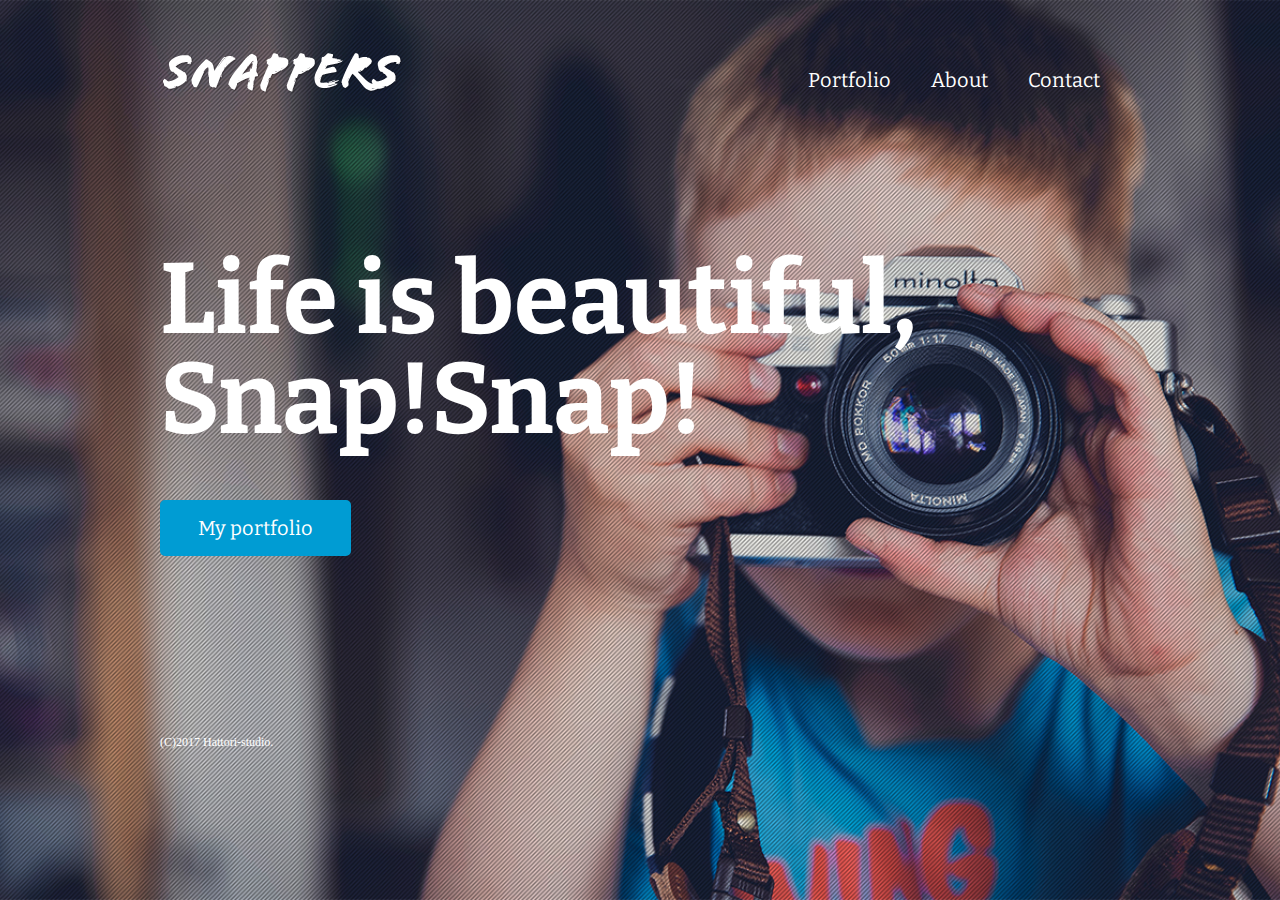
<file: index.html>
<!DOCTYPE html>
<html lang="ja">
  <head>
    <meta charset="utf-8">
    <title>風景写真家「SNAPPERS」Official Website</title>
    <link href="https://fonts.googleapis.com/css?family=Bitter" rel="stylesheet">
    <link rel="stylesheet" href="css/style.css">
  </head>
  <body id="index">
    <!-- headerの始まり-->
    <header>
      <div class="logo">


        <a href="index.html"><img src="images/logo.png" alt="SNAPPERS"></a>

      </div>
      <nav>
        <ul class="global-nav">
          <li><a href="portfolio.html">Portfolio</a></li>
          <li><a href="about.html">About</a></li>
          <li><a href="contact.html">Contact</a></li>

        </ul>
      </nav>
    </header>
    <!--　headerの終わり -->
    <!--wrapの始まり -->
    <div id="wrap">

      <div class="content">
        <h1>Life is beautiful, Snap!Snap!</h1>
          <p class="btn"><a href="portfolio.html">My portfolio</a></p>
      </div>

    </div>
    <!-- wrapの終わり-->
    <!-- footer>の始まり-->
    <footer>
        <small>(C)2017 Hattori-studio.</small>
    </footer>
    <!-- footerの終わり-->
  </body>
</html>
</file>
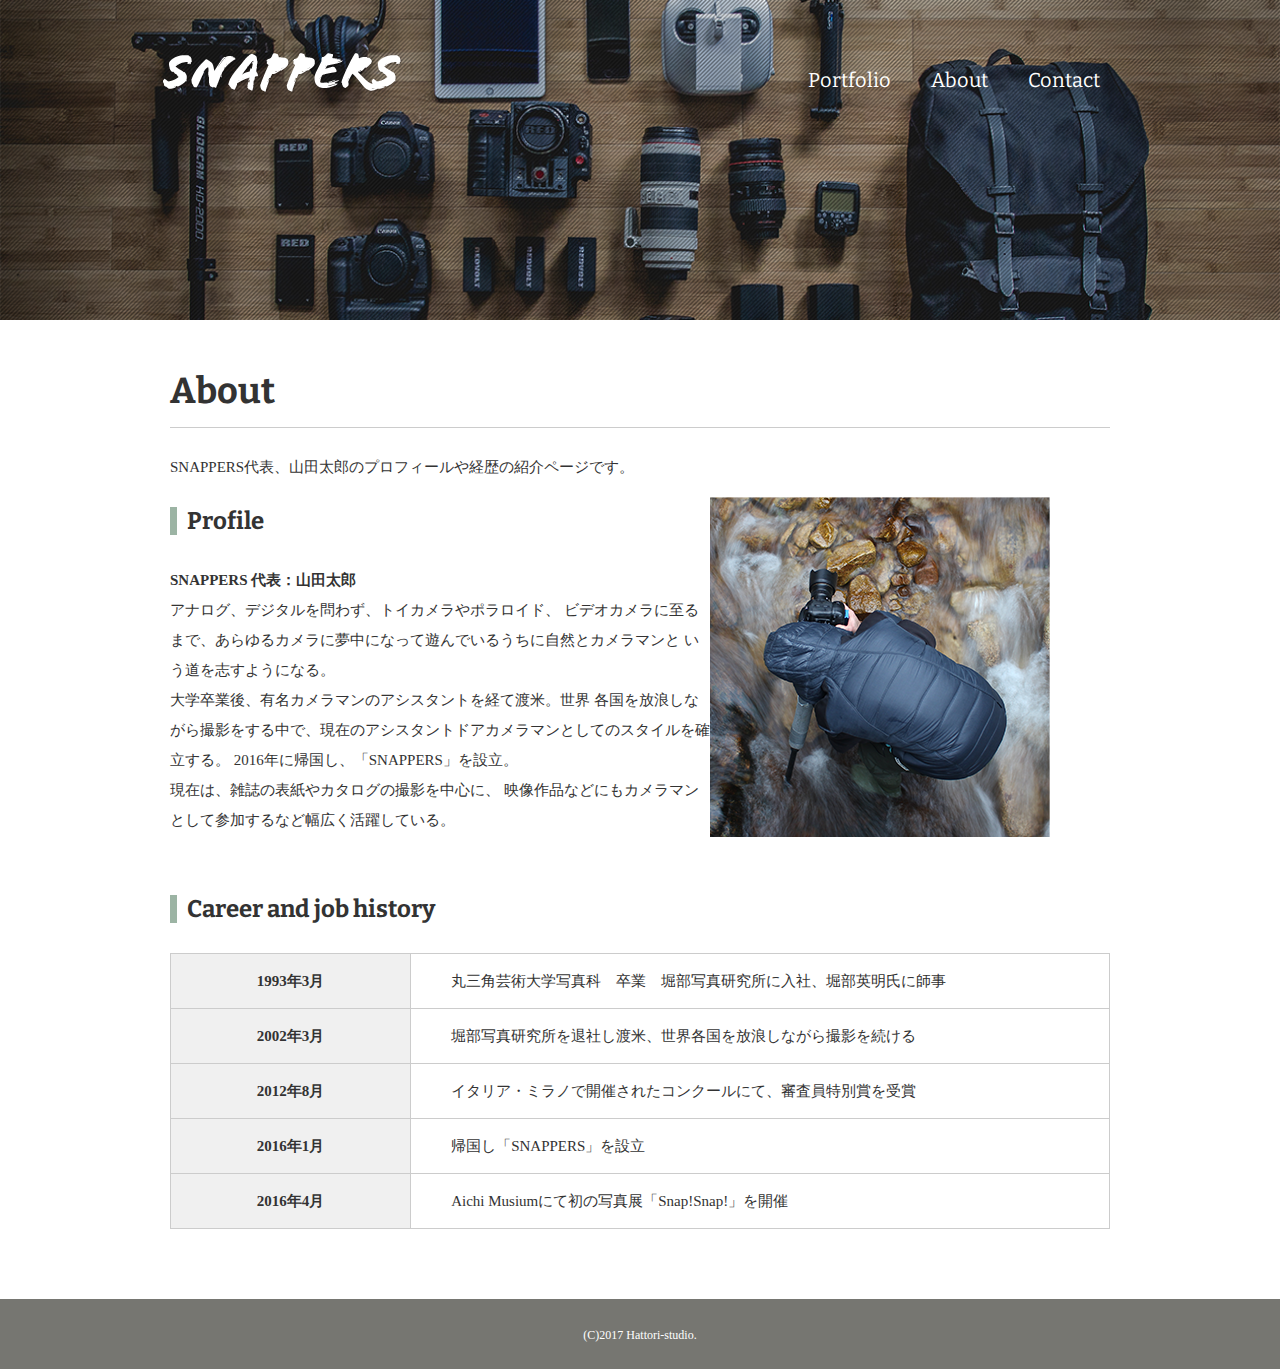
<file: about.html>
<!DOCTYPE html>
<html lang="ja">
  <head>
    <meta charset="utf-8">
    <title>About | 風景写真家「SNAPPERS」</title>
    <link href="https://fonts.googleapis.com/css?family=Bitter" rel="stylesheet">
    <link rel="stylesheet" href="css/style.css">
  </head>
  <body id="about">
    <!-- headerの始まり-->
    <header>
      <div class="logo">


        <a href="index.html"><img src="images/logo.png" alt="SNAPPERS"></a>

      </div>
      <nav>
        <ul class="global-nav">
          <li><a href="portfolio.html">Portfolio</a></li>
          <li><a href="about.html">About</a></li>
          <li><a href="contact.html">Contact</a></li>

        </ul>
      </nav>
    </header>
    <!--　headerの終わり -->
    <!--wrapの始まり -->
    <div id="wrap">

      <div class="content">

        <div class="main-center">
          <h1>About</h1>
          <p>SNAPPERS代表、山田太郎のプロフィールや経歴の紹介ページです。</p>
          <section class="profile clearfix">
            <div class="profile-txt">
              <h2 class="icon">Profile</h2>
              <p><span>SNAPPERS 代表：山田太郎</span><br>アナログ、デジタルを問わず、トイカメラやポラロイド、
              ビデオカメラに至るまで、あらゆるカメラに夢中になって遊んでいるうちに自然とカメラマンと
              いう道を志すようになる。<br>大学卒業後、有名カメラマンのアシスタントを経て渡米。世界
              各国を放浪しながら撮影をする中で、現在のアシスタントドアカメラマンとしてのスタイルを確立する。
              2016年に帰国し、「SNAPPERS」を設立。<br>現在は、雑誌の表紙やカタログの撮影を中心に、
              映像作品などにもカメラマンとして参加するなど幅広く活躍している。</p>

            </div>
            <img src="images/about-profile.png" alt="山田太郎プロフィール画像"　class="profile-image">
          </section>
          <section class="career">
            <h2 class="icon">Career and job history</h2>
            <table>
              <tr>
                <th>1993年3月</th>
                <td>丸三角芸術大学写真科　卒業　堀部写真研究所に入社、堀部英明氏に師事</td>
              </tr>
              <tr>
                <th>2002年3月</th>
                <td>堀部写真研究所を退社し渡米、世界各国を放浪しながら撮影を続ける</td>
              </tr>
              <tr>
                <th>2012年8月</th>
                <td>イタリア・ミラノで開催されたコンクールにて、審査員特別賞を受賞</td>
              </tr>
              <tr>
                <th>2016年1月</th>
                <td>帰国し「SNAPPERS」を設立</td>
              </tr>
              <tr>
                <th>2016年4月</th>
                <td>Aichi Musiumにて初の写真展「Snap!Snap!」を開催</td>
              </tr>
            </table>
          </section>

        </div>

      </div>

    </div>
    <!-- wrapの終わり-->
    <!-- footer>の始まり-->
    <footer>
        <small>(C)2017 Hattori-studio.</small>
    </footer>
    <!-- footerの終わり-->
  </body>
</html>
</file>
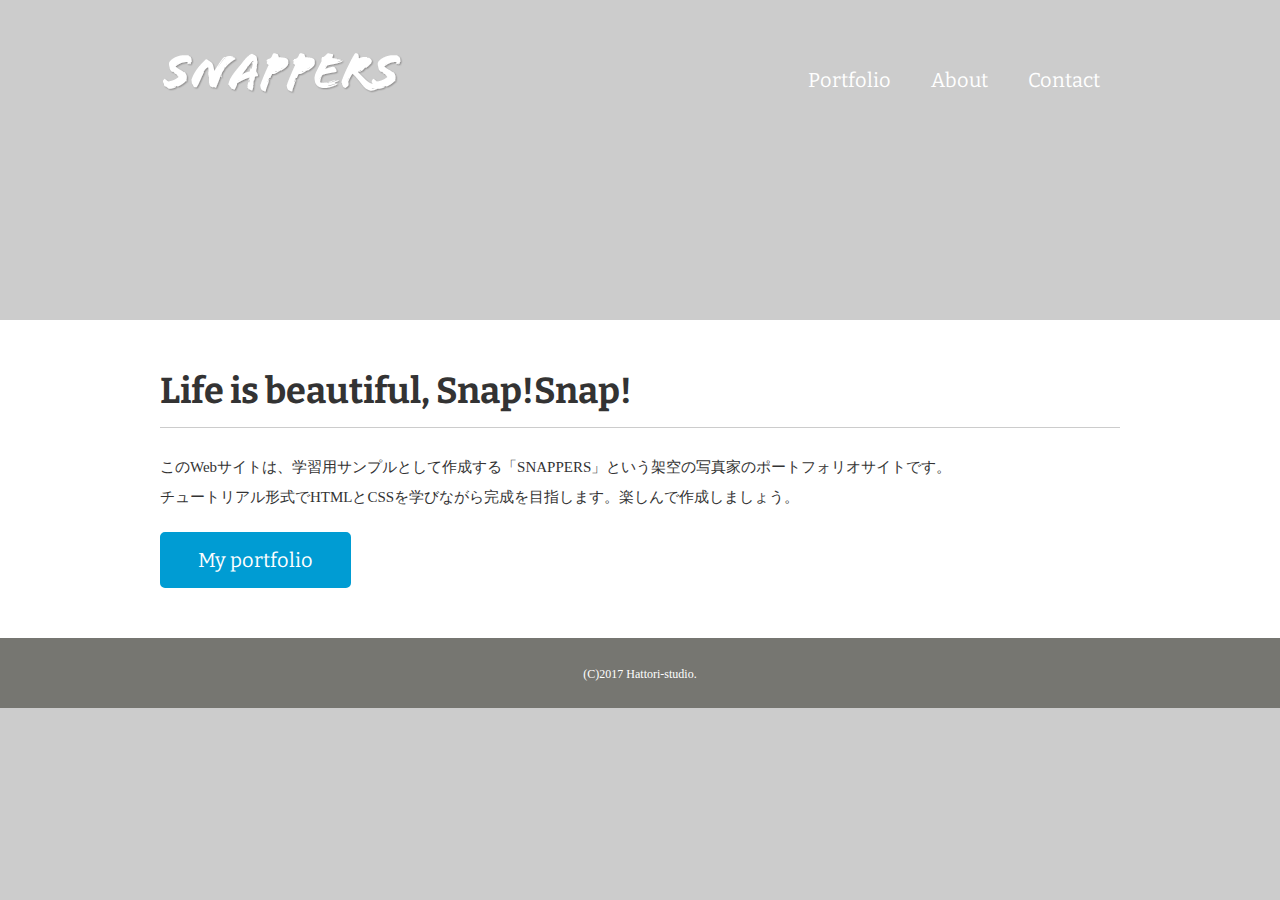
<file: common.html>
<!DOCTYPE html>
<html lang="ja">
  <head>
    <meta charset="utf-8">
    <title>風景写真家「SNAPPERS」Official Website</title>
    <link href="https://fonts.googleapis.com/css?family=Bitter" rel="stylesheet">
    <link rel="stylesheet" href="css/style.css">
  </head>
  <body>
    <!-- headerの始まり-->
    <header>
      <div class="logo">


        <a href="index.html"><img src="images/logo.png" alt="SNAPPERS"></a>

      </div>
      <nav>
        <ul class="global-nav">
          <li><a href="portfolio.html">Portfolio</a></li>
          <li><a href="about.html">About</a></li>
          <li><a href="contact.html">Contact</a></li>

        </ul>
      </nav>
    </header>
    <!--　headerの終わり -->
    <!--wrapの始まり -->
    <div id="wrap">

      <div class="content">
        <h1>Life is beautiful, Snap!Snap!</h1>
        <p>このWebサイトは、学習用サンプルとして作成する「SNAPPERS」という架空の写真家のポートフォリオサイトです。<br>
        チュートリアル形式でHTMLとCSSを学びながら完成を目指します。楽しんで作成しましょう。</p>
        <p class="btn"><a href="portfolio.html">My portfolio</a></p>
      </div>

    </div>
    <!-- wrapの終わり-->
    <!-- footer>の始まり-->
    <footer>
        <small>(C)2017 Hattori-studio.</small>
    </footer>
    <!-- footerの終わり-->
  </body>
</html>
</file>
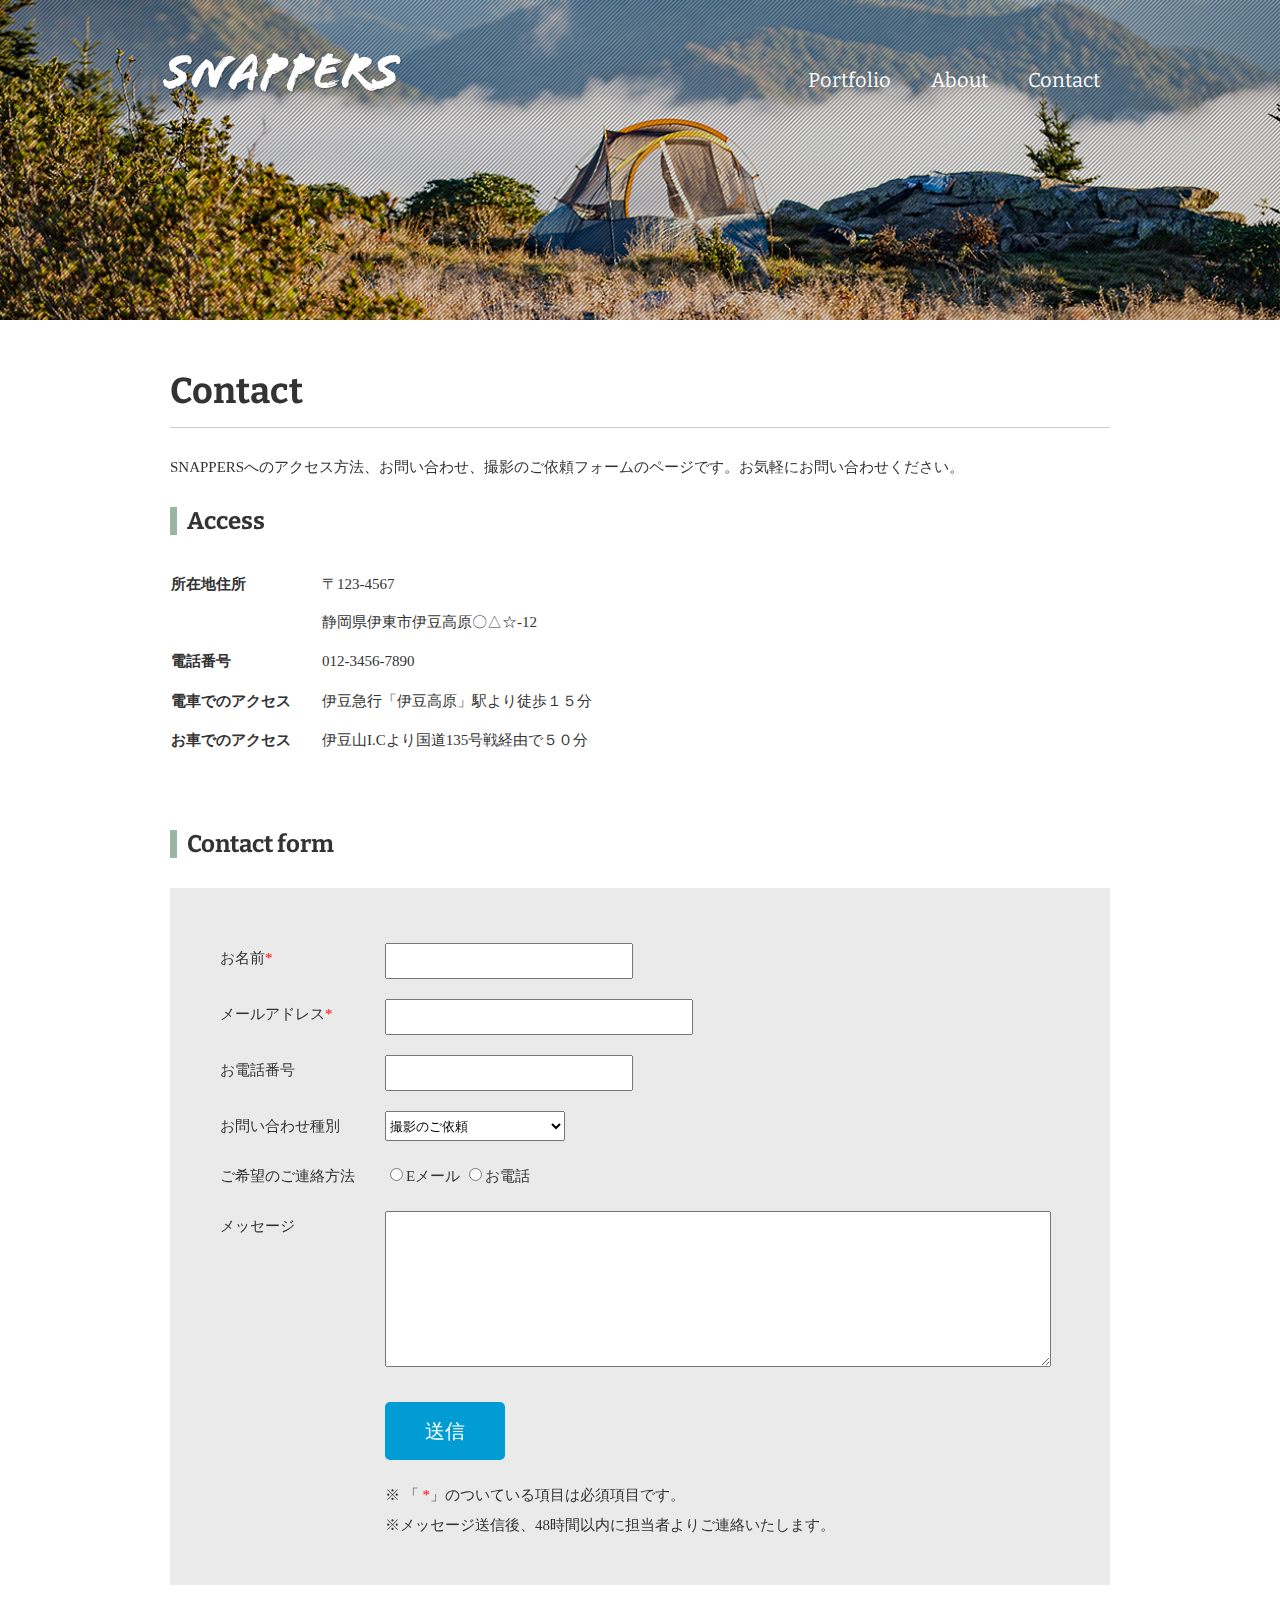
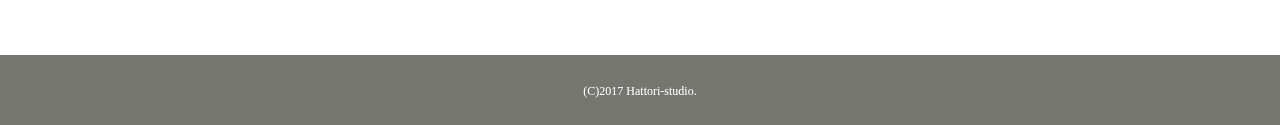
<file: contact.html>
<!DOCTYPE html>
<html lang="ja">
  <head>
    <meta charset="utf-8">
    <title>Contact | 風景写真家「SNAPPERS」</title>
    <link href="https://fonts.googleapis.com/css?family=Bitter" rel="stylesheet">
    <link rel="stylesheet" href="css/style.css">
  </head>
  <body id="contact">
    <!-- headerの始まり-->
    <header>
      <div class="logo">


        <a href="index.html"><img src="images/logo.png" alt="SNAPPERS"></a>

      </div>
      <nav>
        <ul class="global-nav">
          <li><a href="portfolio.html">Portfolio</a></li>
          <li><a href="about.html">About</a></li>
          <li><a href="contact.html">Contact</a></li>

        </ul>
      </nav>
    </header>
    <!--　headerの終わり -->
    <!--wrapの始まり -->
    <div id="wrap">

      <div class="content">
        <div class="main-center">
          <h1>Contact</h1>
          <p>SNAPPERSへのアクセス方法、お問い合わせ、撮影のご依頼フォームのページです。お気軽にお問い合わせください。</p>
          <section class="access clearfix">
            <h2 class="icon">Access</h2>
            <table>
              <tr>
                <th>所在地住所</th>
                <td>〒123-4567<br>静岡県伊東市伊豆高原〇△☆-12</td>
              </tr>
              <tr>
                <th>電話番号</th>
                <td>012-3456-7890</td>
              </tr>
              <tr>
                <th>電車でのアクセス</th>
                <td>伊豆急行「伊豆高原」駅より徒歩１５分</td>
              </tr>
              <tr>
                <th>お車でのアクセス</th>
                <td>伊豆山I.Cより国道135号戦経由で５０分</td>
              </tr>
            </table>
            <iframe src="https://www.google.com/maps/embed?pb=!1m18!1m12!1m3!1d32344.902492909234!2d139.09182305406063!3d34.889726324082645!2m3!1f0!2f0!3f0!3m2!1i1024!2i768!4f13.1!3m3!1m2!1s0x6019dc91e6c93e4f%3A0xae7aa327d6680a4!2z5LyK6LGG6auY5Y6f6aeF!5e0!3m2!1sja!2sjp!4v1547994547130" width="460" height="220" frameborder="0" style="border:0" allowfullscreen></iframe>

          </section>
          <section>
            <h2 class="icon">Contact form</h2>
            <div class="form">
              <form>
                <dl>
                  <dt><span class="required">お名前</span></dt>
                  <dd><input type="text" name="name" class="name" required></dd>
                  <dt><span class="required">メールアドレス</span></dt>
                  <dd><input type="email" name="email" class="email" required></dd>
                  <dt>お電話番号</dt>
                  <dd><input type="tel" name="tel" class="tel" required></dd>
                  <dt>お問い合わせ種別</dt>
                  <dd>
                    <select name="type" class="type">
                      <option value="撮影のご依頼">撮影のご依頼</option>
                      <option value="講演・各種メディア出演のご依頼">講演・各種メディア出演のご依頼</option>
                      <option　value="その他お問い合わせ">その他お問い合わせ</option>

                    </select>
                  </dd>
                  <dt>ご希望のご連絡方法</dt>
                  <dd>
                    <input type="radio" name="contact" value="Eメール">Eメール
                    <input type="radio"　name="contact" value="お電話">お電話
                  </dd>
                  <dt>メッセージ</dt>
                  <dd><textarea name="message" class="message"></textarea></dd>
                </dl>
                <button type="submit" class="btn">送信
                </button>

              </form>
              <div class="attention">
                <p>※ 「<span class="required">
                </span>」のついている項目は必須項目です。<br>
                ※メッセージ送信後、48時間以内に担当者よりご連絡いたします。
                </p>

              </div>
            </div>
          </section>
        </div>
      </div>

    </div>
    <!-- wrapの終わり-->
    <!-- footer>の始まり-->
    <footer>
        <small>(C)2017 Hattori-studio.</small>
    </footer>
    <!-- footerの終わり-->
  </body>
</html>
</file>
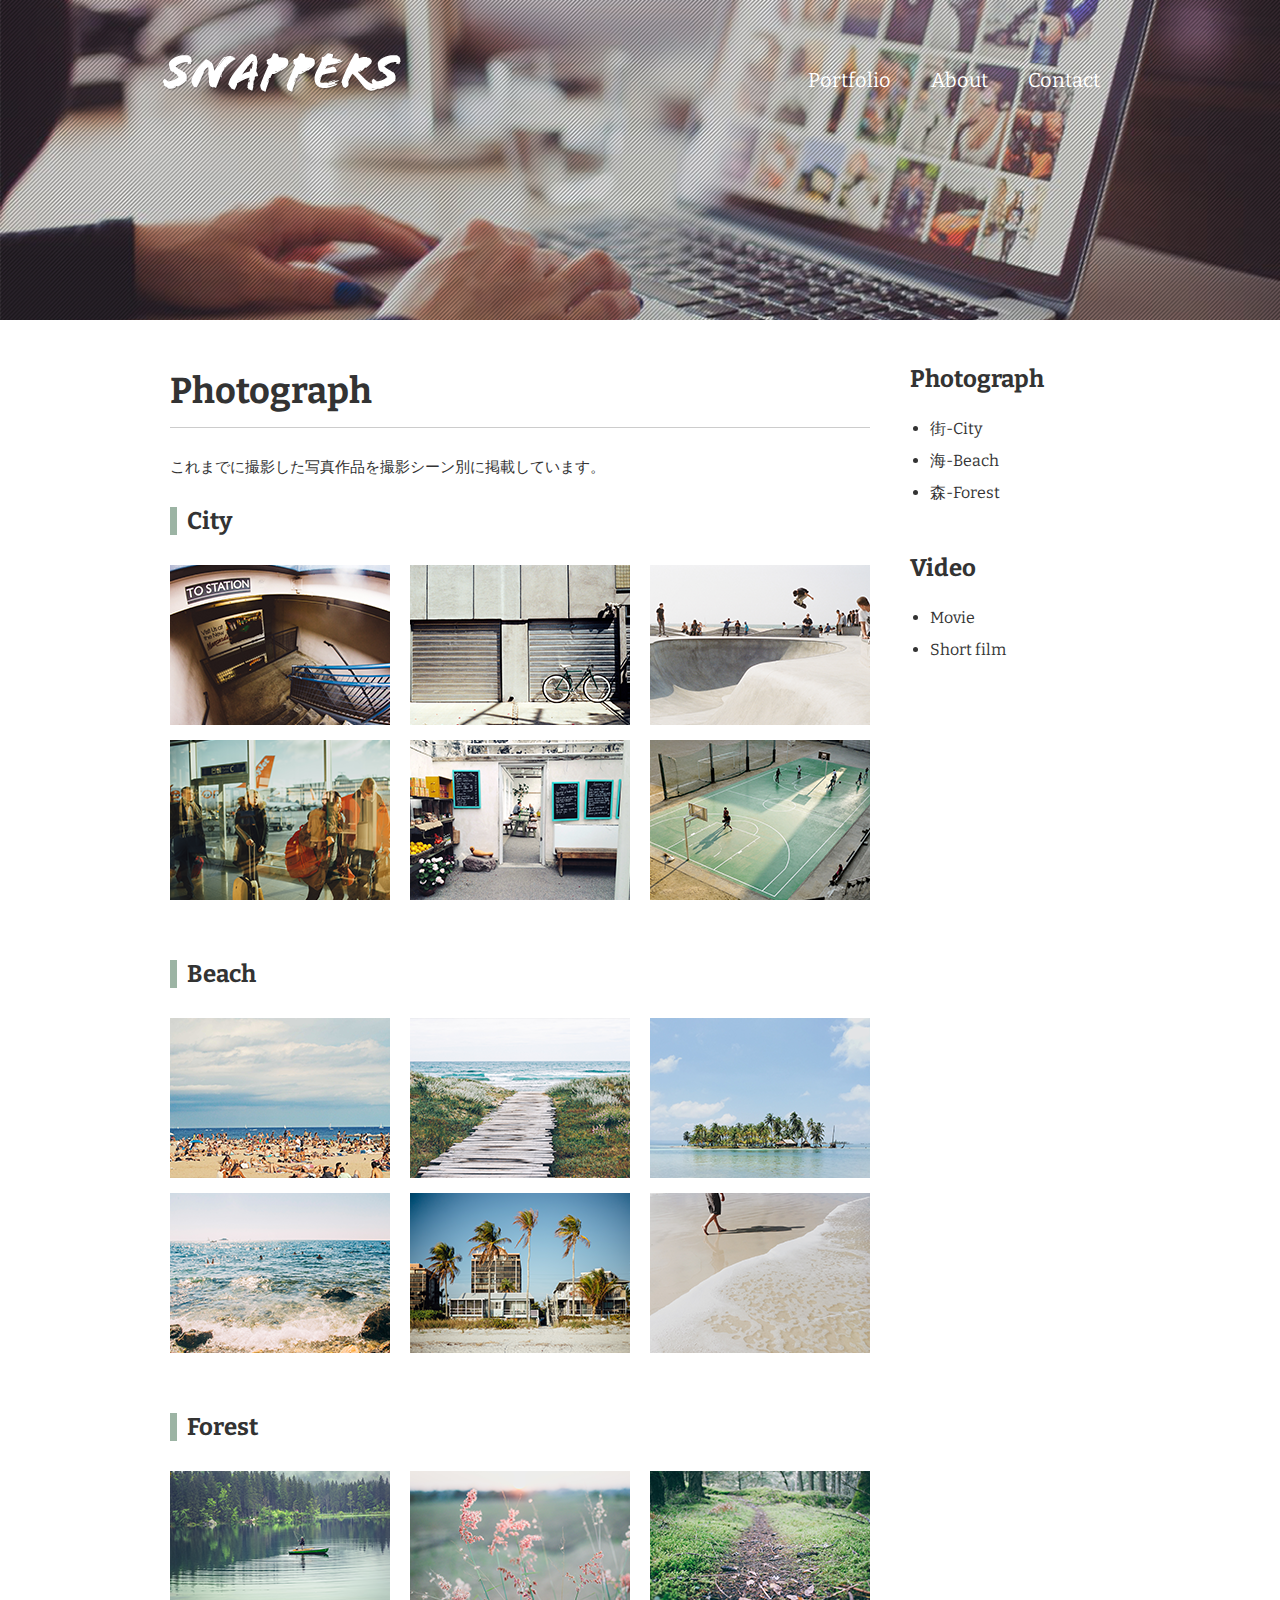
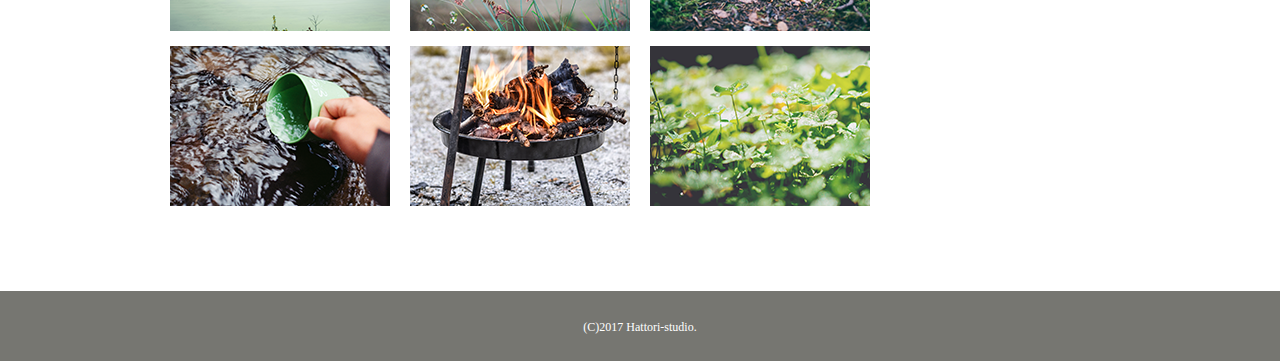
<file: photograph.html>
<!DOCTYPE html>
<html lang="ja">
  <head>
    <meta charset="utf-8">
    <title>Photograph | 風景写真家「SNAPPERS」</title>
    <link href="https://fonts.googleapis.com/css?family=Bitter" rel="stylesheet">
    <link rel="stylesheet" href="css/style.css">
  </head>
  <body id="photograph">
    <!-- headerの始まり-->
    <header>
      <div class="logo">


        <a href="index.html"><img src="images/logo.png" alt="SNAPPERS"></a>

      </div>
      <nav>
        <ul class="global-nav">
          <li><a href="portfolio.html">Portfolio</a></li>
          <li><a href="about.html">About</a></li>
          <li><a href="contact.html">Contact</a></li>

        </ul>
      </nav>
    </header>
    <!--　headerの終わり -->
    <!--wrapの始まり -->
    <div id="wrap" class="clearfix">

      <div class="content">
        <div class="main">
          <h1>Photograph</h1>
          <p>これまでに撮影した写真作品を撮影シーン別に掲載しています。</p>
          <section id="city">
            <h2 class="icon">City</h2>
            <ul class="clearfix photograph-list">
              <li><img src="images/photograph-city-01.png" alt="駅への階段"></li>
              <li><img src="images/photograph-city-02.png"　alt="自転車とシャッター"></li>
              <li><img src="images/photograph-city-03.png" alt="スケートパーク"></li>
              <li><img src="images/photograph-city-04.png" alt="エアポート"></li>
              <li><img src="images/photograph-city-05.png" alt="雑貨を扱う店舗"></li>
              <li><img src="images/photograph-city-06.png" alt="ストリートバスケ"></li>
            </ul>

          </section>

          <section id="beach">
            <h2 class="icon">Beach</h2>
            <ul class="clearfix photograph-list">
              <li><img src="images/photograph-beach-01.png" alt="海水浴場"></li>
              <li><img src="images/photograph-beach-02.png"　alt="ビーチへ続く道"></li>
              <li><img src="images/photograph-beach-03.png" alt="離れ小島"></li>
              <li><img src="images/photograph-beach-04.png" alt="岩場と波"></li>
              <li><img src="images/photograph-beach-05.png" alt="ヤシの木"></li>
              <li><img src="images/photograph-beach-06.png" alt="波打ち際"></li>
            </ul>

          </section>

          <section id="forest">
            <h2 class="icon">Forest</h2>
            <ul class="clearfix photograph-list">
              <li><img src="images/photograph-forest-01.png" alt="池と小舟"></li>
              <li><img src="images/photograph-forest-02.png"　alt="可憐な花"></li>
              <li><img src="images/photograph-forest-03.png" alt="森の小径"></li>
              <li><img src="images/photograph-forest-04.png" alt="清流をカップで掬う"></li>
              <li><img src="images/photograph-forest-05.png" alt="焚き火台"></li>
              <li><img src="images/photograph-forest-06.png" alt="新芽と若葉"></li>
            </ul>

          </section>

        </div>
        <aside class="sidebar">
          <section>
            <h2>Photograph</h2>
            <ul>
              <li><a href="photograph.html#city">街-City</a></li>
              <li><a href="photograph.html#beach">海-Beach</a></li>
              <li><a href="photograph.html#forest">森-Forest</a></li>
            </ul>
          </section>
          <section>
            <h2>Video</h2>
            <ul>
              <li><a href="video.html#movie">Movie</a></li>
              <li><a href="video.html#short-film">Short film</a></li>
            </ul>
          </section>
        </aside>
      </div>

    </div>
    <!-- wrapの終わり-->
    <!-- footer>の始まり-->
    <footer>
        <small>(C)2017 Hattori-studio.</small>
    </footer>
    <!-- footerの終わり-->
  </body>
</html>
</file>
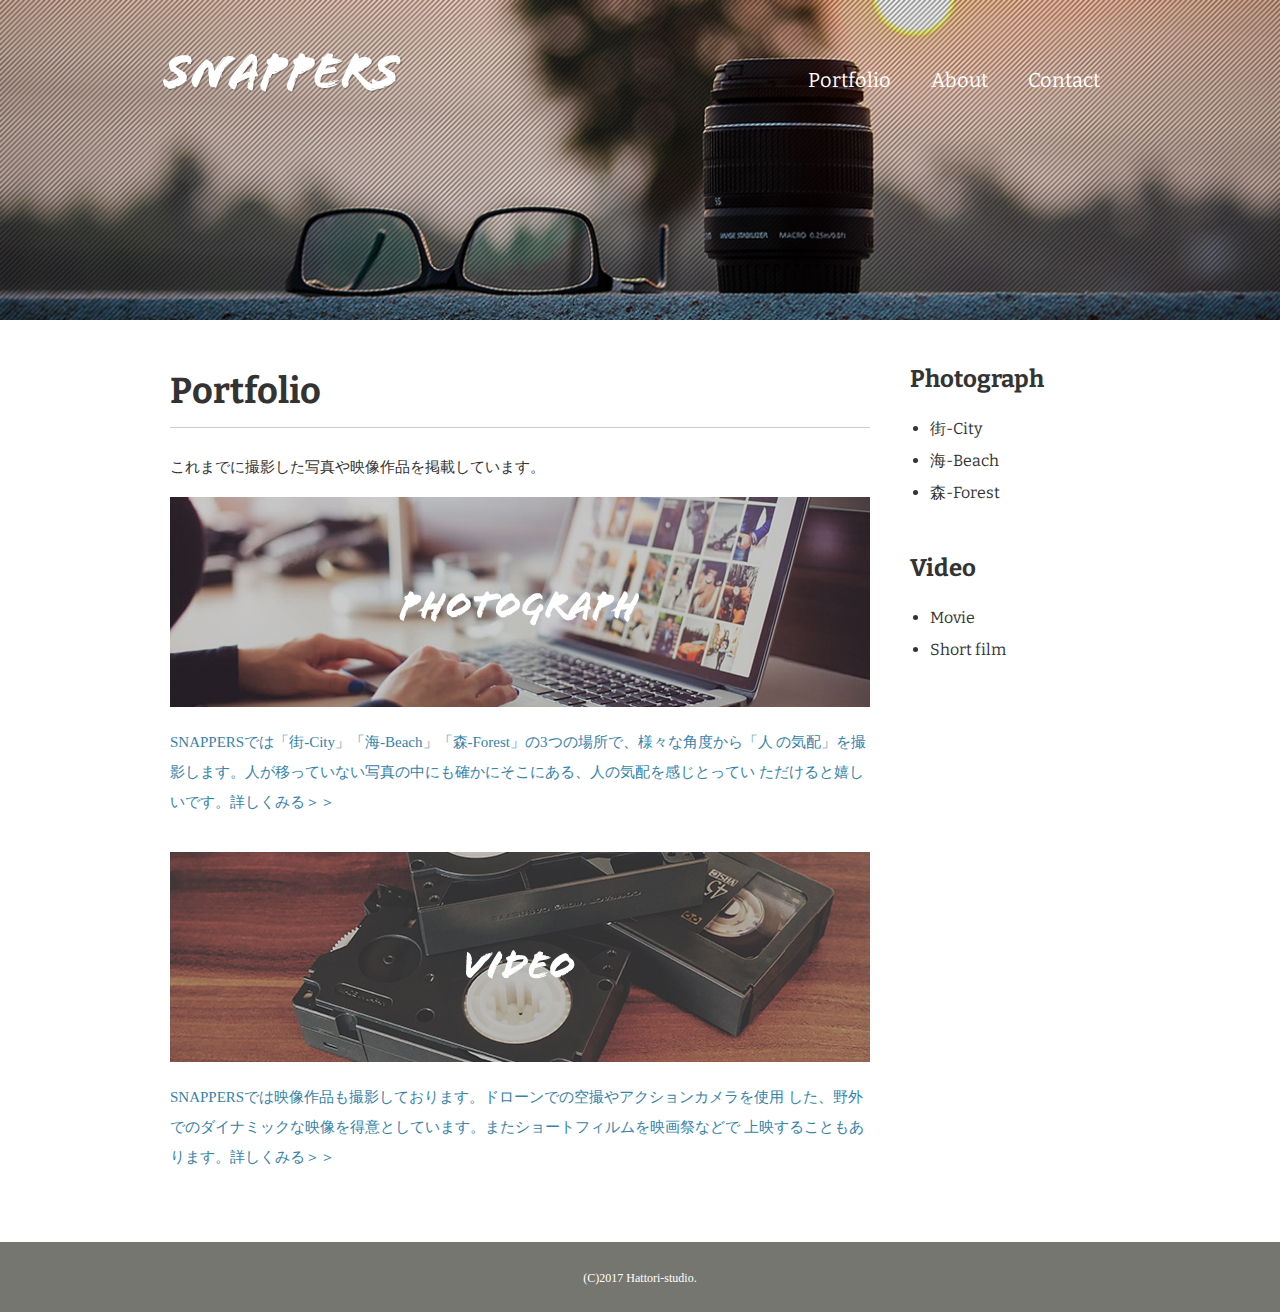
<file: portfolio.html>
<!DOCTYPE html>
<html lang="ja">
  <head>
    <meta charset="utf-8">
    <meta name="viewport" content="width=device-width,initial-scale=1">
    <title>Portfolio | 風景写真家「SNAPPERS」</title>
    <link href="https://fonts.googleapis.com/css?family=Bitter" rel="stylesheet">
    <link rel="stylesheet" href="css/style.css">
  </head>
  <body id="portfolio">
    <!-- headerの始まり-->
    <header>
      <div class="logo">


        <a href="index.html"><img src="images/logo.png" alt="SNAPPERS"></a>

      </div>
      <nav>
        <ul class="global-nav">
          <li><a href="portfolio.html">Portfolio</a></li>
          <li><a href="about.html">About</a></li>
          <li><a href="contact.html">Contact</a></li>

        </ul>
      </nav>
    </header>
    <!--　headerの終わり -->
    <!--wrapの始まり -->
    <div id="wrap" class="clearfix">

      <div class="content">
        <div class="main">
            <h1>Portfolio</h1>
            <p>これまでに撮影した写真や映像作品を掲載しています。</p>
            <section>
              <h2><a href="phptograph.html"><img src="images/portfolio-photo.jpg" alt="PHOTOGRAPH"</a></h2>
              <p>SNAPPERSでは「街-City」「海-Beach」「森-Forest」の3つの場所で、様々な角度から「人
              の気配」を撮影します。人が移っていない写真の中にも確かにそこにある、人の気配を感じとってい
            ただけると嬉しいです。<a href="photograph.html">詳しくみる＞＞</a></p>
            </section>
            <section>
              <h2><a href="video.html"><img src="images/portfolio-video.jpg" alt="VIDEO"</a></h2>
              <p>SNAPPERSでは映像作品も撮影しております。ドローンでの空撮やアクションカメラを使用
                した、野外でのダイナミックな映像を得意としています。またショートフィルムを映画祭などで
                上映することもあります。<a href="video.html">詳しくみる＞＞</a></p>
            </section>
        </div>
        <aside class="sidebar">
          <section>
            <h2>Photograph</h2>
            <ul>
              <li><a href="photograph.html#city">街-City</a></li>
              <li><a href="photograph.html#beach">海-Beach</a></li>
              <li><a href="photograph.html#forest">森-Forest</a></li>
            </ul>
          </section>
          <section>
            <h2>Video</h2>
            <ul>
              <li><a href="video.html#movie">Movie</a></li>
              <li><a href="video.html#short-film">Short film</a></li>
            </ul>
          </section>

        </aside>
      </div>

    </div>
    <!-- wrapの終わり-->
    <!-- footer>の始まり-->
    <footer>
        <small>(C)2017 Hattori-studio.</small>
    </footer>
    <!-- footerの終わり-->
  </body>
</html>
</file>
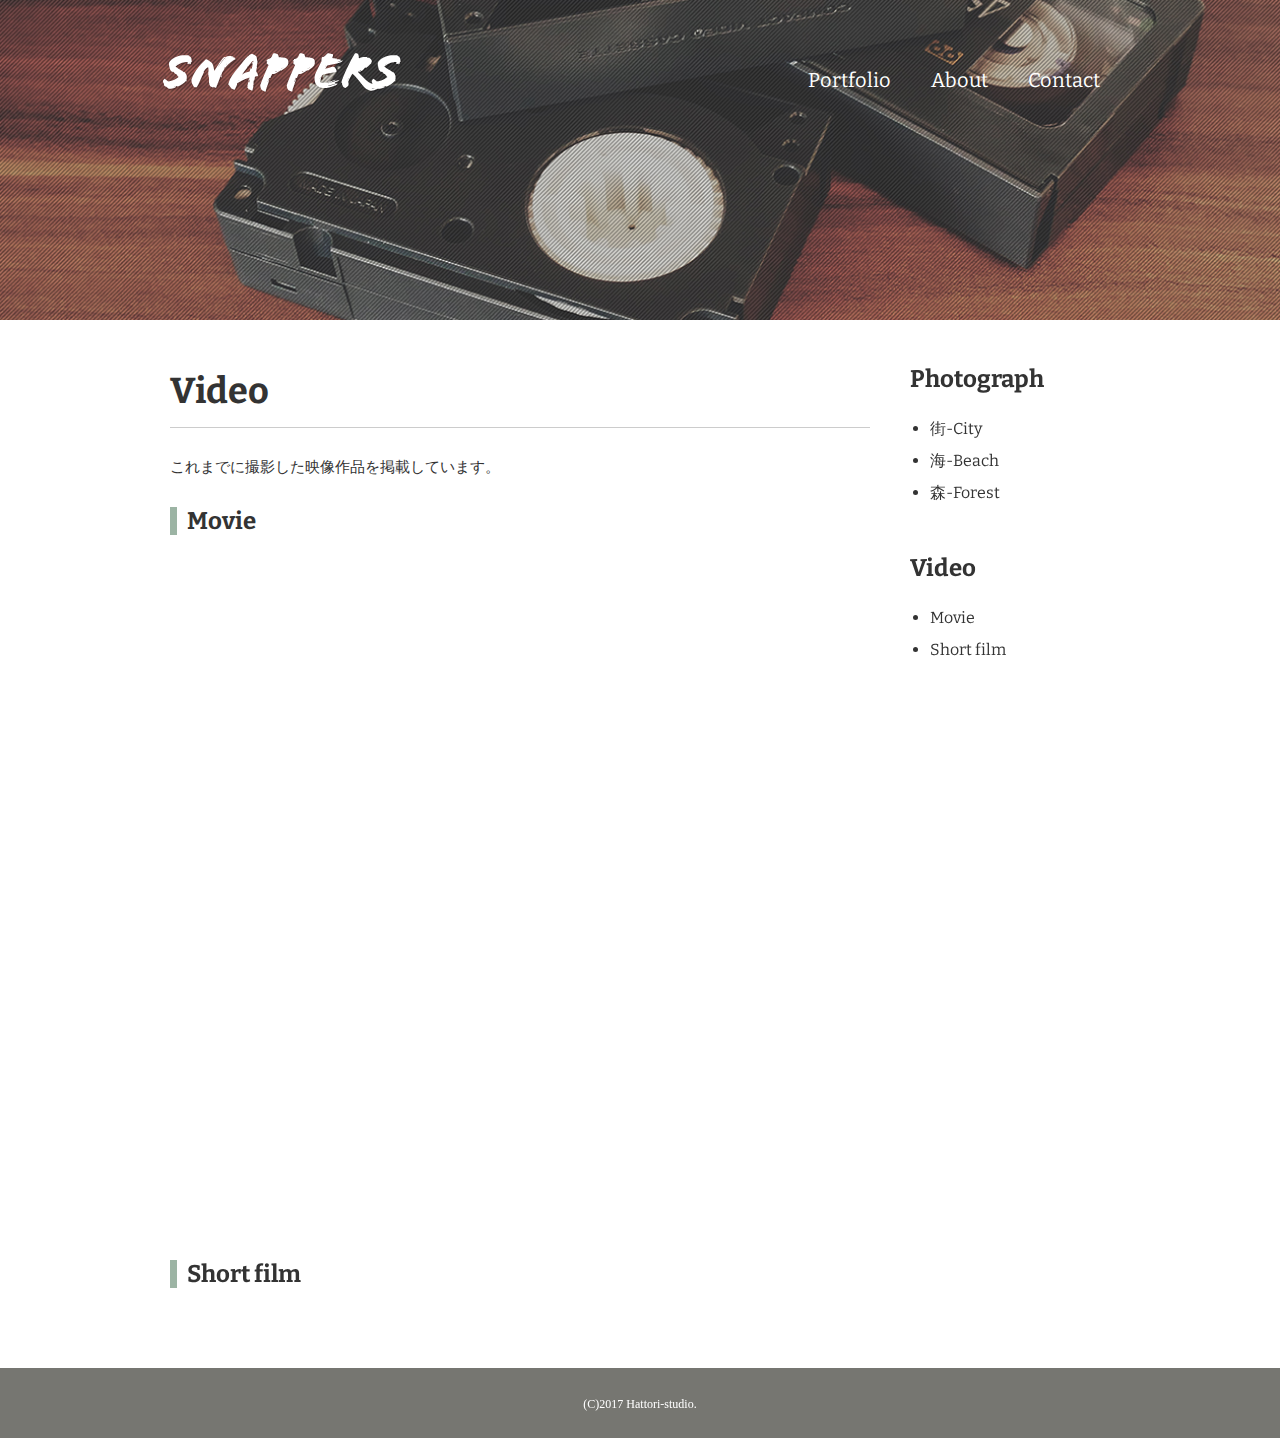
<file: video.html>
<!DOCTYPE html>
<html>
<head>
<meta charset="UTF-8">
<title>Video｜風景写真家「SNAPPERS」</title>
<link href="https://fonts.googleapis.com/css?family=Bitter:400,700" rel="stylesheet">
<link href="css/style.css" rel="stylesheet">
</head>
<body id="video">

  <!-- header始まり -->
  <header>
    <div class="logo">
      <a href="index.html"><img src="images/logo.png" alt="SNAPPERS"></a>
    </div>
    <nav>
      <ul class="global-nav">
        <li><a href="portfolio.html">Portfolio</a></li>
        <li><a href="about.html">About</a></li>
        <li><a href="contact.html">Contact</a></li>
      </ul>
    </nav>
  </header>
  <!-- header終わり -->

  <!-- wrap始まり -->
  <div id="wrap" class="clearfix">
    <div class="content">
      <div class="main">
        <h1>Video</h1>
        <p>これまでに撮影した映像作品を掲載しています。</p>
        <section id="movie">
          <h2 class="icon">Movie</h2>
          <iframe width="560" height="315" src="https://www.youtube.com/embed/Rtt0u_dioi8" frameborder="0" allow="accelerometer; autoplay; encrypted-media; gyroscope; picture-in-picture" allowfullscreen></iframe>
        </section>
				<section id="short-film">
          <iframe width="560" height="315" src="https://www.youtube.com/embed/ksToHanaT48" frameborder="0" allow="accelerometer; autoplay; encrypted-media; gyroscope; picture-in-picture" allowfullscreen></iframe>
          <h2 class="icon">Short film</h2>
        </section>
      </div>
      <aside class="sidebar">
        <section>
          <h2>Photograph</h2>
          <ul>
            <li><a href="photograph.html#city">街-City</a></li>
            <li><a href="photograph.html#beach">海-Beach</a></li>
            <li><a href="photograph.html#forest">森-Forest</a></li>
          </ul>
        </section>
        <section>
          <h2>Video</h2>
          <ul>
            <li><a href="video.html#movie">Movie</a></li>
            <li><a href="video.html#short">Short film</a></li>
          </ul>
        </section>
      </aside>
    </div>
  </div>
  <!-- wrap終わり -->

  <!-- footer始まり -->
  <footer>
    <small>(C)2017 Hattori-studio.</small>
  </footer>
  <!-- footer終わり -->

</body>
</html>
</file>
<file: css/style.css>
@charset "utf-8";

body {
  margin: 0;
  padding: 0;
  background-color: #cccccc;
  color: #333333;
  font-size: 15px;
  line-height: 2;
}

p,h1,h2,h3,h4,h5,h6{
  margin-top: 0;
}

img {
  vertical-align: bottom;
}

ul {
  margin: 0;
  padding: 0;
}

a {
  color: #3583aa;
  text-decoration: none;
}

a:visited {
  color: #788d98;
}

a:hover {
  text-decoration: underline;
}

header {
  width: 960px;
  height: 100px;
  margin: 0 auto;
}

.logo {
  float: left;
  margin-top: 50px;
}

.global-nav {
  float: right;
  margin-top: 60px;
}

.global-nav li {
  float: left;
  margin: 0 20px;
  font-size: 20px;
  list-style: none;
  font-family: 'Bitter', serif;
}

.global-nav li a {
  color: #ffffff;
}

.global-nav li a:hover {
  border-bottom: 2px solid #ffffff;
  padding-bottom: 3px;
  text-decoration: none;
}

#wrap {
  clear: both;
  background-color: #ffffff;
  margin-top: 220px;
  padding: 35px 0;
}

.content {
  width: 960px;
  margin: 0 auto;
}

footer {
  text-align: center;
  color: #ffffff;
  padding: 20px 0;
  background-color: #767671;
}

footer small {
  font-size: 12px;
}

#index h1 {
  font-size: 100px;
  line-height: 1;
  color: #ffffff;
  font-family: 'Bitter', serif;
  margin-bottom: 50px;
  border: none;
}

#index .content {
  margin-top: 150px;
}

#index p {
  font-size: 16px;
  color: #ffffff;
}

.btn a {
  background-color: #009cd3;
  color: #ffffff;
  font-size: 20px;
  font-family: 'Bitter', serif;
  width: 185px;
  display: block;
  text-align: center;
  line-height: 50px;
  margin-top: 20px;
  border-radius: 5px;
  border: 3px solid #009cd3;
}

.btn a:hover {
  text-decoration: none;
  background-color: #ffffff;
  color: #009cd3;
}

#index footer {
  width: 960px;
  margin: 150px auto 0 auto;
  text-align: left;
  background-color: transparent;
}

#index {
  background-image: url(../images/bg-index.jpg);
  background-repeat: no-repeat;
  background-position: center center;
  background-attachment: fixed;
  background-size: cover;
}

#about {
  background-image: url(../images/bg-about.jpg);
  background-repeat: no-repeat;
  background-position: center center top;
  background-attachment: fixed;
  background-size: 100% auto;
}

.main-center{
  width: 940px;
  margin: 0 auto;
}

h1 {
  font-family: 'Bitter', serif;
  font-size: 36px;
  border-bottom: 1px solid #cccccc;
}

h2 {
  font-family: 'Bitter',serif;
  font-size: 24px;
}

.icon:before{
  content: "";
  padding-right: 10px;
  border-left: 7px solid #9cb4a4;
}

#about .profile-txt {
  width: 540px;
  float: left;
}

#about .profile-txt span {
  font-weight: bold;
}

#about .profile-image {
  float:right;
}

.clearfix:after {
  content: "";
  display: block;
  clear: both;
}

section {
  margin-bottom: 35px;
}

#about .career th {
  width: 240px;
  background-color: #f0f0f0;
  padding: 12px 0;
  border: 1px solid #cccccc;
}

#about .career td {
  width: 660px;
  padding: 12px 0 12px 40px;
  border: 1px solid #cccccc;
}

table {
  border-spacing: 0;
  border-collapse: collapse;
}

#index #wrap {
  background-color: transparent;
  margin-top: 0;
  padding: 0;
}

#portfolio {
  background-image: url(../images/bg-portfolio.jpg);
  background-repeat: no-repeat;
  background-position: center center top;
  background-attachment: fixed;
  background-size: 100% auto;
}

.main {
  width: 700px;
  margin: 0 10px;
  float: left;
}

.sidebar {
  width: 200px;
  margin: 0 10px 0 30px;
  float: right;
  font-family: 'Bitter', serif;
}

a img:hover {
  opacity: 0.8;
}

.sidebar h2 {
  margin-bottom: 10px;
}

.sidebar ul {
  font-size: 16px;
  margin-left: 20px;
}

.sidebar ul a {
  color: #333333;
}

#photograph {
  background-image: url(../images/bg-photograph.jpg);
  background-repeat: no-repeat;
  background-position: center center top;
  background-attachment: fixed;
  background-size: 100% auto;
}

#photograph .photograph-list li {
  float: left;
  list-style: none;
  margin: 0 20px 15px 0;
}

#photograph .photograph-list li:nth-child(3n) {
  margin-right: 0;
}

#video {
  background-image: url(../images/bg-video.jpg);
  background-repeat: no-repeat;
  background-position: center top;
  background-attachment: fixed;
  background-size: 100% auto;
}

#contact {
  background-image: url(../images/bg-contact.jpg);
  background-repeat: no-repeat;
  background-position: center top;
  background-attachment: fixed;
  background-size: 100% auto;
}

#contact .access table {
  float: left;
}

#contact .access th,
#contact .access td {
  text-align: left;
  vertical-align: top;
  line-height: 2.5;
}

#contact .access td {
  padding-left: 30px;
}

#contact .access iframe {
  width: 460px;
  float: right;
}

#contact .form {
  background-color: #eaeaea;
  padding: 30px 50px;
}

#contact .form dl dt {
  width: 165px;
  padding: 10px 0;
  float:left;
  clear: both;
}

#contact .form dl dd {
  padding: 10px 0;
}

#contact .form .name {
  width: 240px;
  height: 30px;
}

#contact .form .email {
  width: 300px;
  height: 30px;
}

#contact .form .tel {
  width: 240px;
  height: 30px;
}

#contact .form .type {
  width: 180px;
  height: 30px;
}

#contact .form .message {
  width: 660px;
  height: 150px;
}

#contact .form button {
  background-color: #009cd3;
  color: #ffffff;
  font-size: 20px;
  width: 120px;
  display: block;
  text-align: center;
  line-height: 50px;
  border-radius: 5px;
  border: 3px solid #009cd3;
  margin-left: 165px;
}

#contact .form button:hover {
  background-color: #ffffff;
  color: #009cd3;
  cursor: pointer;
}

#contact .form .required::after {
  content: "*";
  color: #ff0000;
}

#contact .form .attention {
  margin: 20px 0 0 165px;
}

@media screen and (max-width:600px) {
  /*画面サイズが６００px以下の場合適用*/

  body {
    font-size: 3.5vw;
  }

  h1  {
    font-size: 7.2vw;
  }

  h2 {
    font-size:  6vw;
  }

  header {
    width: auto;
    margin: 0 5%;
  }

  .logo {
    float:none;
    margin-top: 60px;
    text-align: center;
  }

  .global-nav {
    float: none;
    margin-top: 40px;
    text-align: center;
  }

  .global-nav li {
    display: inline;
    float: none;
    margin: 0 8px;
  }

  #wrap {
    margin-top: 40px;
    padding: 35px 0 0;
  }

  .content {
    width: 100%;
  }

  .main {
    float:none;
    width: auto;
    margin: 0 5%;
  }

  h2 img {
    max-width: 100%;
  }

  #portfolio {
    background-image: url(../images/bg-portfolio-sp.jpg);
  }

  .sidebar {
    width: auto;
    float: none;
    margin: 0;
    padding: 30px 10% 10px;
    background-color: #f7f6f4;
  }

}
</file>
